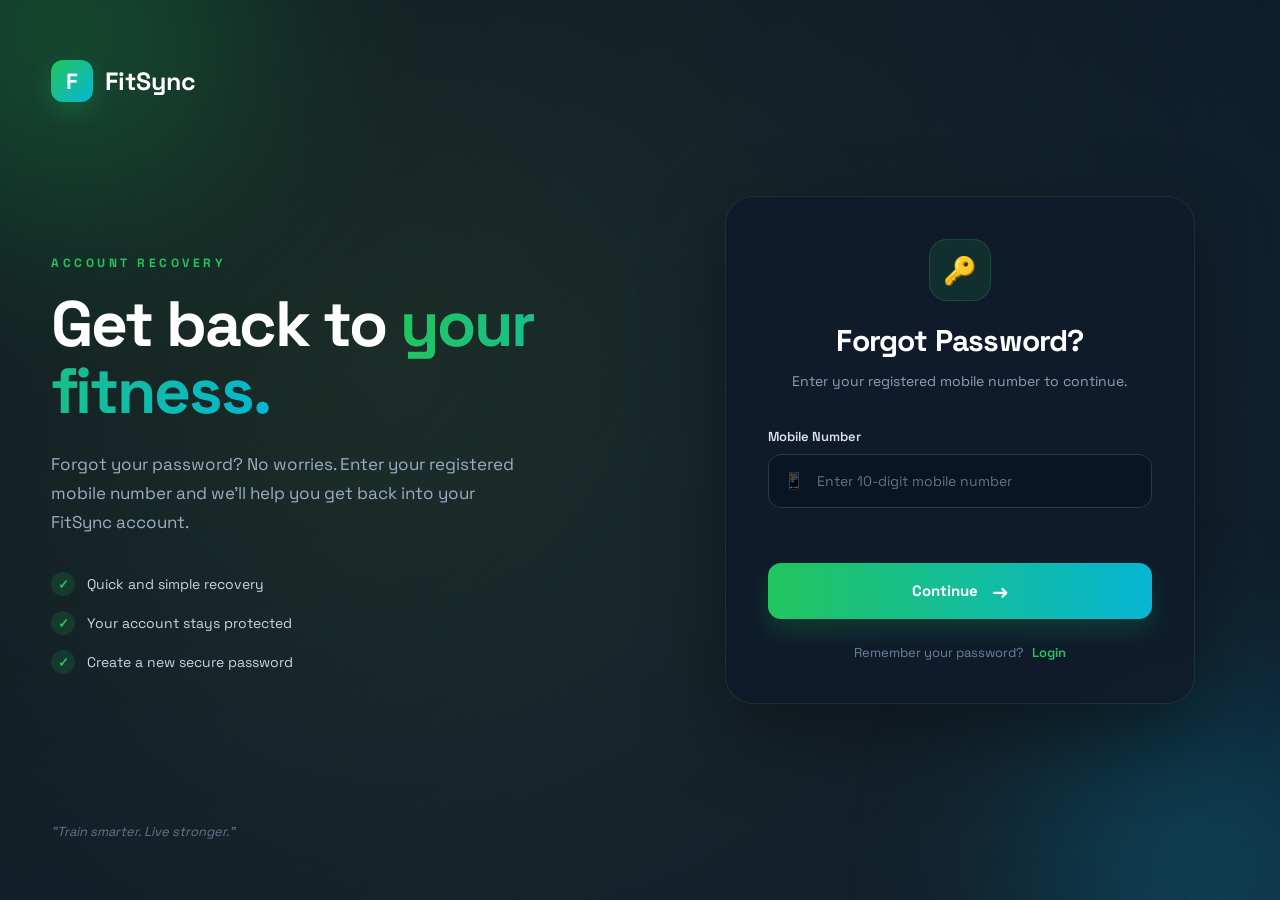
<file: FitSync.API/wwwroot/forgotpassword.html>
<!DOCTYPE html>
<html lang="en">

<head>

    <meta charset="UTF-8">

    <meta name="viewport"
          content="width=device-width, initial-scale=1.0">

    <title>Forgot Password | FitSync</title>

    <link rel="stylesheet"
          href="css/forgotpassword.css">

    <link rel="stylesheet"
          href="css/theme.css">

    <link rel="stylesheet"
          href="css/notification.css">
</head>


<body>

    <!-- BACKGROUND -->

    <div class="background-shape shape-one"></div>
    <div class="background-shape shape-two"></div>


    <!-- MAIN CONTAINER -->

    <main class="page-container">


        <!-- LEFT SIDE -->

        <section class="info-section">

            <div class="brand">

                <div class="brand-icon">
                    F
                </div>

                <span>
                    FitSync
                </span>

            </div>


            <div class="info-content">

                <span class="small-title">
                    ACCOUNT RECOVERY
                </span>

                <h1>
                    Get back to
                    <span>your fitness.</span>
                </h1>

                <p>
                    Forgot your password? No worries.
                    Enter your registered mobile number
                    and we'll help you get back into your
                    FitSync account.
                </p>


                <div class="recovery-points">

                    <div class="recovery-item">

                        <div class="icon">
                            ✓
                        </div>

                        <span>
                            Quick and simple recovery
                        </span>

                    </div>


                    <div class="recovery-item">

                        <div class="icon">
                            ✓
                        </div>

                        <span>
                            Your account stays protected
                        </span>

                    </div>


                    <div class="recovery-item">

                        <div class="icon">
                            ✓
                        </div>

                        <span>
                            Create a new secure password
                        </span>

                    </div>

                </div>

            </div>


            <div class="quote">

                "Train smarter. Live stronger."

            </div>

        </section>



        <!-- RIGHT SIDE -->

        <section class="form-section">

            <div class="forgot-card">


                <!-- HEADER -->

                <div class="card-header">

                    <div class="mobile-logo">
                        FitSync
                    </div>


                    <div class="recovery-icon">
                        🔑
                    </div>


                    <h2>
                        Forgot Password?
                    </h2>


                    <p>
                        Enter your registered mobile number
                        to continue.
                    </p>

                </div>



                <!-- FORM -->

                <form id="forgotPasswordForm">


                    <!-- MOBILE NUMBER -->

                    <div class="input-group">

                        <label for="phoneNumber">
                            Mobile Number
                        </label>


                        <div class="input-wrapper">

                            <span class="input-icon">
                                📱
                            </span>


                            <input type="tel"
                                   id="phoneNumber"
                                   placeholder="Enter 10-digit mobile number"
                                   maxlength="10"
                                   autocomplete="tel"
                                   required>

                        </div>

                    </div>



                    <!-- MESSAGE -->

                    <p id="message"
                       class="message">
                    </p>



                    <!-- CONTINUE BUTTON -->

                    <button type="submit"
                            id="continueButton"
                            class="continue-button">

                        <span>
                            Continue
                        </span>

                        <span class="arrow">
                            →
                        </span>

                    </button>


                </form>



                <!-- LOGIN -->

                <div class="login-link">

                    <span>
                        Remember your password?
                    </span>

                    <a href="login.html">
                        Login
                    </a>

                </div>


            </div>

        </section>

    </main>


    <script src="js/notification.js"></script>
    <script src="js/forgotpassword.js"></script>

</body>

</html>
</file>
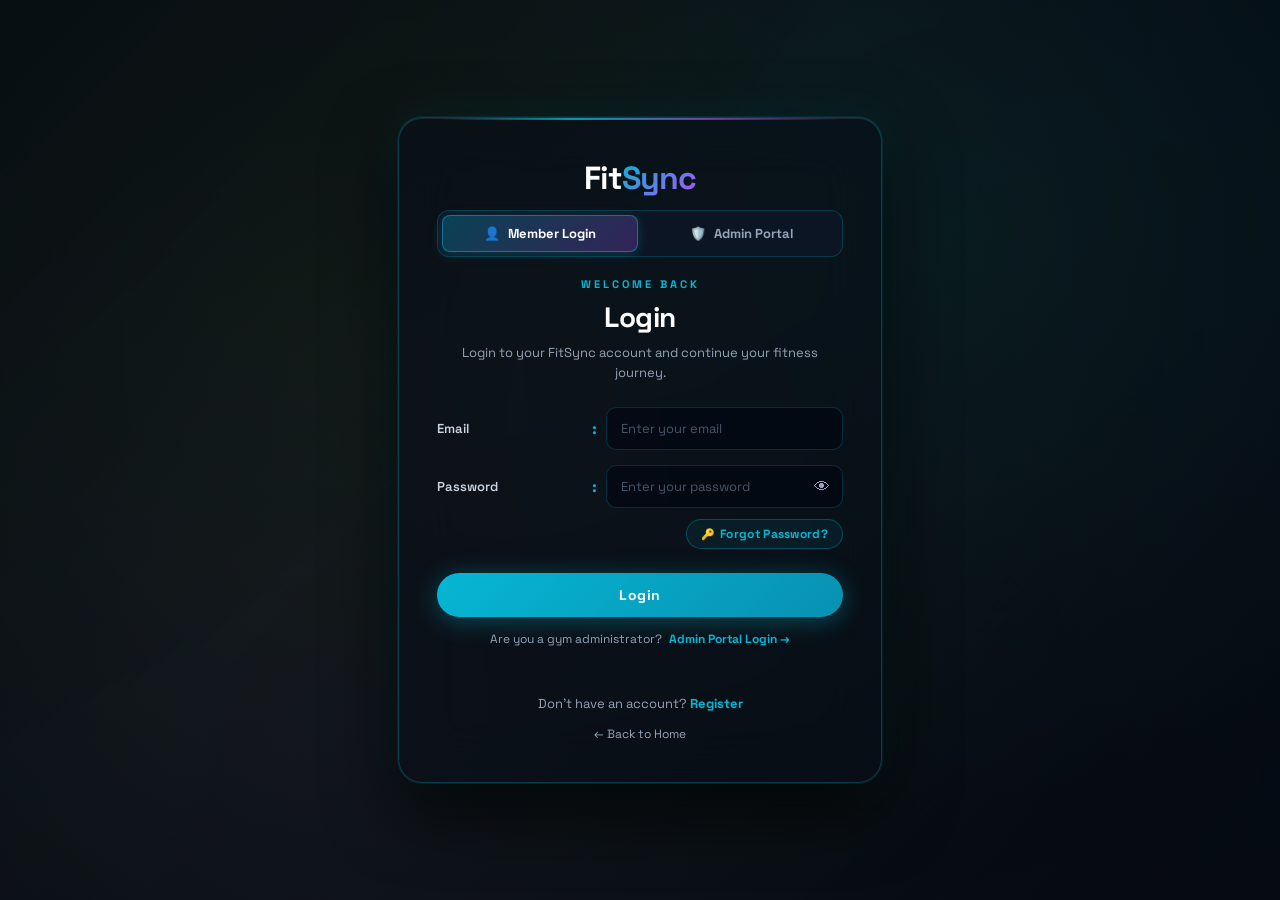
<file: FitSync.API/wwwroot/login.html>
<!DOCTYPE html>
<html lang="en">
<head>
    <meta charset="UTF-8">
    <meta name="viewport" content="width=device-width, initial-scale=1.0">
    <title>FitSync | Login</title>
    <meta name="description" content="Login to your FitSync account and continue your fitness journey.">
    <link rel="stylesheet" href="css/auth.css">
    <link rel="stylesheet" href="css/theme.css">
    <link rel="stylesheet" href="css/notification.css">
</head>
<body>

<!-- ======== FULL-SCREEN GYM VIDEO BACKGROUND ======== -->
<video id="gymBgVideo" autoplay muted loop playsinline preload="auto" aria-hidden="true">
    <!-- Gym workout footage — Wikimedia Commons (CC licensed) -->
    <source src="https://upload.wikimedia.org/wikipedia/commons/8/83/Muscle_Strengthening_at_the_Gym_-_Seated_Leg_Press.webm" type="video/webm">
    <source src="https://upload.wikimedia.org/wikipedia/commons/e/eb/Half_rack_resistance_exercise_workout.webm" type="video/webm">
</video>
<script>
    const bgVideo = document.getElementById('gymBgVideo');
    if (bgVideo) bgVideo.playbackRate = 1.4; // faster playback
</script>
<!-- ======== CENTERED FORM ======== -->
<div class="auth-container">
    <div class="auth-card">

        <a href="index.html" class="auth-logo" style="display:block; text-decoration:none;">Fit<span>Sync</span></a>

        <!-- ROLE SWITCHER TABS -->
        <div class="auth-role-tabs" id="roleTabs">
            <button type="button" class="role-tab active" id="tabMember" onclick="setLoginRole('user')">
                <span>👤</span> Member Login
            </button>
            <button type="button" class="role-tab" id="tabAdmin" onclick="setLoginRole('admin')">
                <span>🛡️</span> Admin Portal
            </button>
        </div>

        <p class="auth-small-title" id="authSubtitle">WELCOME BACK</p>
        <h1 id="authTitle">Login</h1>
        <p class="auth-description" id="authDescription">Login to your FitSync account and continue your fitness journey.</p>

        <form id="loginForm">

            <div class="form-row">
                <label for="loginEmail" id="emailLabel">Email</label>
                <span>:</span>
                <input type="email" id="loginEmail" placeholder="Enter your email" required autocomplete="username">
            </div>

            <div class="form-row">
                <label for="loginPassword" id="passwordLabel">Password</label>
                <span>:</span>
                <div class="password-container">
                    <input type="password" id="loginPassword" placeholder="Enter your password" required autocomplete="current-password">
                    <button type="button" class="show-password" onclick="togglePassword('loginPassword', this)">👁</button>
                </div>
            </div>

            <div class="forgotpassword" id="forgotPasswordContainer">
                <a href="forgotpassword.html" id="forgotPasswordLink">Forgot Password?</a>
            </div>

            <button type="submit" class="auth-btn" id="loginBtn">Login</button>

        </form>

        <div class="role-switch-hint" id="roleSwitchHint">
            Are you a gym administrator? <a href="javascript:void(0)" onclick="setLoginRole('admin')">Admin Portal Login →</a>
        </div>

        <p id="loginMessage" class="message"></p>

        <div class="auth-footer" id="authFooter">
            Don't have an account? <a href="register.html">Register</a>
        </div>

        <a href="index.html" class="back-home">← Back to Home</a>

    </div>
</div>

<script src="js/theme.js"></script>
<script src="js/notification.js"></script>
<script src="js/auth.js?v=4"></script>
<script>
  window.currentLoginRole = 'user';

  function setLoginRole(role) {
    window.currentLoginRole = role;
    const tabMember = document.getElementById('tabMember');
    const tabAdmin = document.getElementById('tabAdmin');
    const authSubtitle = document.getElementById('authSubtitle');
    const authTitle = document.getElementById('authTitle');
    const authDescription = document.getElementById('authDescription');
    const emailField = document.getElementById('loginEmail');
    const passwordField = document.getElementById('loginPassword');
    const loginBtn = document.getElementById('loginBtn');
    const roleSwitchHint = document.getElementById('roleSwitchHint');
    const authCard = document.querySelector('.auth-card');

    // NEVER pre-fill credentials: clear them so user enters them explicitly
    if (emailField) emailField.value = '';
    if (passwordField) passwordField.value = '';

    if (role === 'admin') {
      if (tabMember) tabMember.classList.remove('active');
      if (tabAdmin) tabAdmin.classList.add('active');
      if (authSubtitle) {
        authSubtitle.textContent = '🛡️ FITSYNC MANAGEMENT';
        authSubtitle.style.color = '#fb7185';
      }
      if (authTitle) authTitle.textContent = 'Admin Portal Login';
      if (authDescription) {
        authDescription.textContent = 'Please enter your administrator credentials to access the management portal.';
      }
      if (emailField) {
        emailField.placeholder = 'Enter admin email (e.g. admin@fitsync.com)';
        emailField.focus();
      }
      if (passwordField) {
        passwordField.placeholder = 'Enter admin password';
      }
      if (loginBtn) {
        loginBtn.textContent = 'Login as Admin';
        loginBtn.style.background = 'linear-gradient(135deg, #f43f5e 0%, #e11d48 50%, #7c3aed 100%)';
        loginBtn.style.boxShadow = '0 4px 24px rgba(244, 63, 94, 0.4)';
      }
      if (roleSwitchHint) {
        roleSwitchHint.innerHTML = 'Standard fitness member? <a href="javascript:void(0)" onclick="setLoginRole(\'user\')">← Switch to Member Login</a>';
      }
      if (authCard) authCard.classList.add('admin-mode');
    } else {
      if (tabMember) tabMember.classList.add('active');
      if (tabAdmin) tabAdmin.classList.remove('active');
      if (authSubtitle) {
        authSubtitle.textContent = 'WELCOME BACK';
        authSubtitle.style.color = '';
      }
      if (authTitle) authTitle.textContent = 'Login';
      if (authDescription) {
        authDescription.textContent = 'Login to your FitSync account and continue your fitness journey.';
      }
      if (emailField) {
        emailField.placeholder = 'Enter your email';
        emailField.focus();
      }
      if (passwordField) {
        passwordField.placeholder = 'Enter your password';
      }
      if (loginBtn) {
        loginBtn.textContent = 'Login';
        loginBtn.style.background = '';
        loginBtn.style.boxShadow = '';
      }
      if (roleSwitchHint) {
        roleSwitchHint.innerHTML = 'Are you a gym administrator? <a href="javascript:void(0)" onclick="setLoginRole(\'admin\')">Admin Portal Login →</a>';
      }
      if (authCard) authCard.classList.remove('admin-mode');
    }
  }

  // Handle URL query ?role=admin
  document.addEventListener('DOMContentLoaded', () => {
    const urlParams = new URLSearchParams(window.location.search);
    if (urlParams.get('role') === 'admin') {
      setLoginRole('admin');
    }
  });
</script>

</body>
</html>
</file>
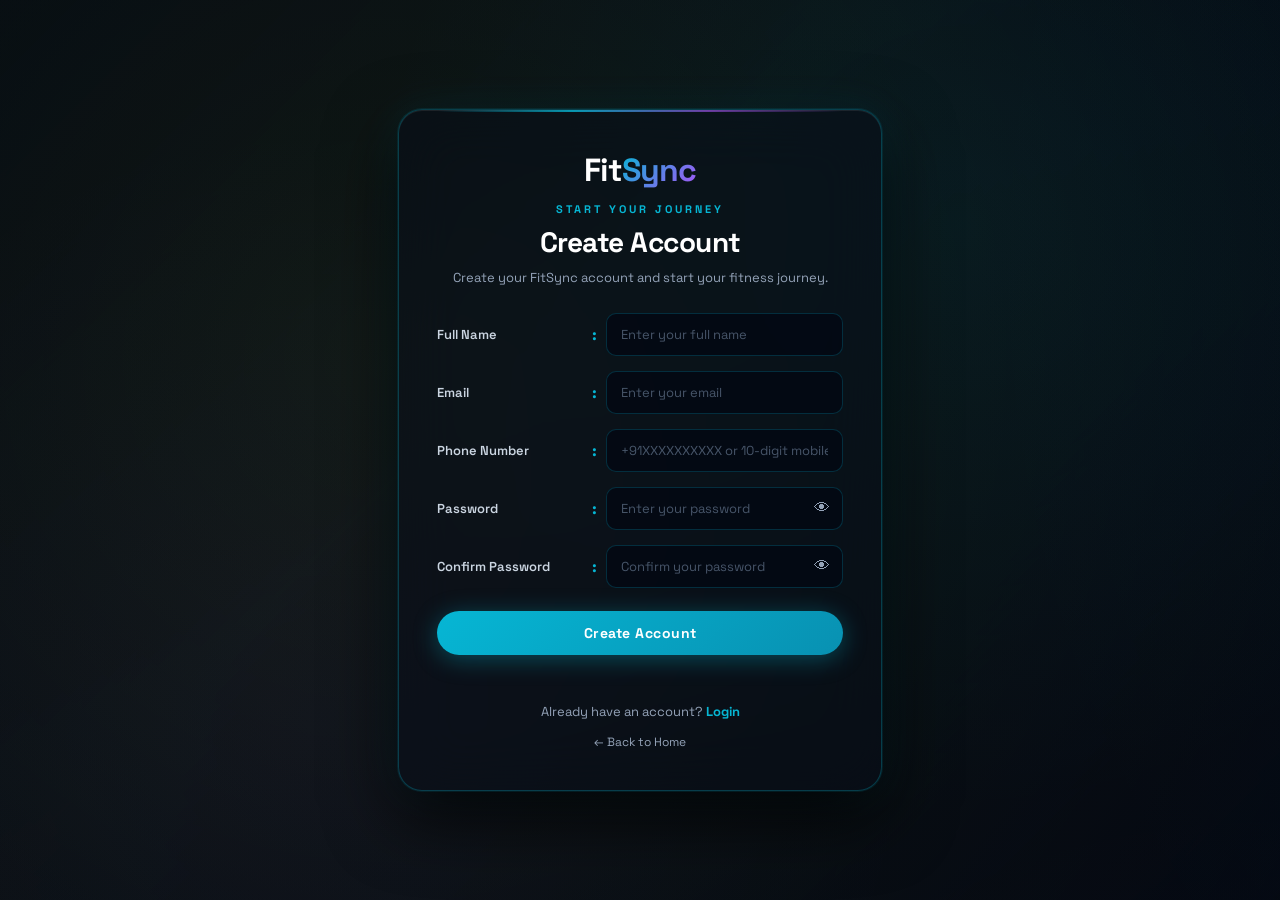
<file: FitSync.API/wwwroot/register.html>
<!DOCTYPE html>
<html lang="en">

<head>
    <meta charset="UTF-8">
    <meta name="viewport" content="width=device-width, initial-scale=1.0">
    <title>FitSync | Register</title>
    <meta name="description" content="Create your FitSync account and start your fitness journey today.">

    <link rel="stylesheet" href="css/auth.css">
    <link rel="stylesheet" href="css/theme.css">
    <link rel="stylesheet" href="css/notification.css">

</head>

<body>

<!-- ======== FULL-SCREEN GYM VIDEO BACKGROUND ======== -->
<video id="gymBgVideo" autoplay muted loop playsinline preload="auto" aria-hidden="true">
    <!-- Gym workout footage — Wikimedia Commons (CC licensed) -->
    <source src="https://upload.wikimedia.org/wikipedia/commons/8/83/Muscle_Strengthening_at_the_Gym_-_Seated_Leg_Press.webm" type="video/webm">
    <source src="https://upload.wikimedia.org/wikipedia/commons/e/eb/Half_rack_resistance_exercise_workout.webm" type="video/webm">
</video>

<!-- ======== CENTERED FORM ======== -->
<div class="auth-container">

    <div class="auth-card">

        <a href="index.html" class="auth-logo" style="display:block; text-decoration:none;">
            Fit<span>Sync</span>
        </a>

        <p class="auth-small-title">START YOUR JOURNEY</p>

        <h1>Create Account</h1>

        <p class="auth-description">
            Create your FitSync account and start your fitness journey.
        </p>

        <form id="registerForm">

            <!-- Full Name -->
            <div class="form-row">
                <label for="fullName">Full Name</label>
                <span>:</span>
                <input type="text" id="fullName" placeholder="Enter your full name" required>
            </div>

            <!-- Email -->
            <div class="form-row">
                <label for="email">Email</label>
                <span>:</span>
                <input type="email" id="email" placeholder="Enter your email" required>
            </div>

            <!-- Phone Number -->
            <div class="form-row">
                <label for="phoneNumber">Phone Number</label>
                <span>:</span>
                <input type="tel" id="phoneNumber" placeholder="+91XXXXXXXXXX or 10-digit mobile number" inputmode="tel" maxlength="13" required>
            </div>


            <!-- Password -->
            <div class="form-row">
                <label for="password">Password</label>
                <span>:</span>
                <div class="password-container">
                    <input type="password" id="password" placeholder="Enter your password" required>
                    <button type="button" class="show-password" onclick="togglePassword('password', this)">
                        👁
                    </button>
                </div>
            </div>

            <!-- Confirm Password -->
            <div class="form-row">
                <label for="confirmPassword">Confirm Password</label>
                <span>:</span>
                <div class="password-container">
                    <input type="password" id="confirmPassword" placeholder="Confirm your password" required>
                    <button type="button" class="show-password" onclick="togglePassword('confirmPassword', this)">
                        👁
                    </button>
                </div>
            </div>

            <!-- Register Button -->
            <button type="submit" class="auth-btn">
                Create Account
            </button>

        </form>

        <p id="registerMessage" class="message"></p>

        <div class="auth-footer">
            Already have an account?
            <a href="login.html">Login</a>
        </div>

        <a href="index.html" class="back-home">
            ← Back to Home
        </a>

    </div>

</div>

<!-- JavaScript -->
<script src="js/theme.js"></script>
<script src="js/notification.js"></script>
<script src="js/auth.js?v=6"></script>

</body>

</html>
</file>
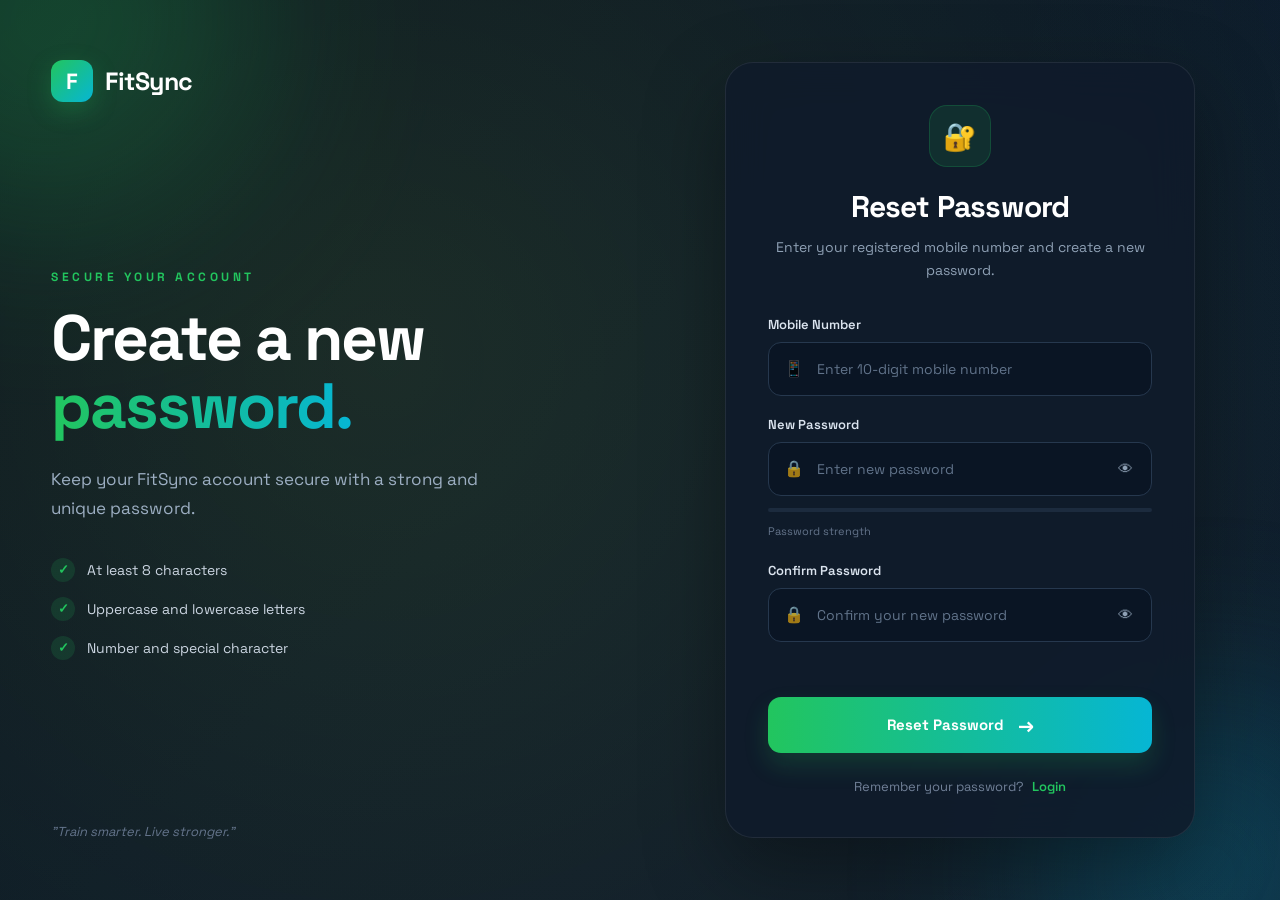
<file: FitSync.API/wwwroot/resetpassword.html>
<!DOCTYPE html>
<html lang="en">

<head>

    <meta charset="UTF-8">

    <meta name="viewport"
          content="width=device-width, initial-scale=1.0">

    <title>Reset Password | FitSync</title>

    <link rel="stylesheet"
          href="css/resetpassword.css">

    <link rel="stylesheet"
          href="css/theme.css">

    <link rel="stylesheet"
          href="css/notification.css">
</head>


<body>

    <!-- BACKGROUND -->

    <div class="background-shape shape-one"></div>
    <div class="background-shape shape-two"></div>


    <!-- MAIN CONTAINER -->

    <main class="page-container">


        <!-- LEFT SIDE -->

        <section class="info-section">

            <div class="brand">

                <div class="brand-icon">
                    F
                </div>

                <span>
                    FitSync
                </span>

            </div>


            <div class="info-content">

                <span class="small-title">
                    SECURE YOUR ACCOUNT
                </span>

                <h1>
                    Create a new
                    <span>password.</span>
                </h1>

                <p>
                    Keep your FitSync account secure with a
                    strong and unique password.
                </p>


                <div class="security-points">

                    <div class="security-item">

                        <div class="check">
                            ✓
                        </div>

                        <span>
                            At least 8 characters
                        </span>

                    </div>


                    <div class="security-item">

                        <div class="check">
                            ✓
                        </div>

                        <span>
                            Uppercase and lowercase letters
                        </span>

                    </div>


                    <div class="security-item">

                        <div class="check">
                            ✓
                        </div>

                        <span>
                            Number and special character
                        </span>

                    </div>

                </div>

            </div>


            <div class="quote">

                <span>
                    "Train smarter. Live stronger."
                </span>

            </div>

        </section>



        <!-- RIGHT SIDE -->

        <section class="form-section">

            <div class="reset-card">


                <!-- CARD HEADER -->

                <div class="card-header">

                    <div class="mobile-logo">
                        FitSync
                    </div>

                    <div class="lock-icon">
                        🔐
                    </div>

                    <h2>
                        Reset Password
                    </h2>

                    <p>
                        Enter your registered mobile number
                        and create a new password.
                    </p>

                </div>



                <!-- FORM -->

                <form id="resetPasswordForm">


                    <!-- MOBILE NUMBER -->

                    <div class="input-group">

                        <label for="phoneNumber">
                            Mobile Number
                        </label>

                        <div class="input-wrapper">

                            <span class="input-icon">
                                📱
                            </span>

                            <input type="tel"
                                   id="phoneNumber"
                                   placeholder="Enter 10-digit mobile number"
                                   maxlength="10"
                                   autocomplete="tel"
                                   required>

                        </div>

                    </div>



                    <!-- NEW PASSWORD -->

                    <div class="input-group">

                        <div class="label-row">

                            <label for="newPassword">
                                New Password
                            </label>

                        </div>


                        <div class="input-wrapper">

                            <span class="input-icon">
                                🔒
                            </span>

                            <input type="password"
                                   id="newPassword"
                                   placeholder="Enter new password"
                                   autocomplete="new-password"
                                   required>

                            <button type="button"
                                    id="newPasswordEye"
                                    class="eye-button"
                                    aria-label="Show password">

                                👁

                            </button>

                        </div>

                    </div>



                    <!-- PASSWORD STRENGTH -->

                    <div class="password-strength">

                        <div class="strength-bar">

                            <span id="strengthBar"></span>

                        </div>

                        <span id="strengthText">
                            Password strength
                        </span>

                    </div>



                    <!-- CONFIRM PASSWORD -->

                    <div class="input-group">

                        <label for="confirmPassword">
                            Confirm Password
                        </label>


                        <div class="input-wrapper">

                            <span class="input-icon">
                                🔒
                            </span>

                            <input type="password"
                                   id="confirmPassword"
                                   placeholder="Confirm your new password"
                                   autocomplete="new-password"
                                   required>

                            <button type="button"
                                    id="confirmPasswordEye"
                                    class="eye-button"
                                    aria-label="Show password">

                                👁

                            </button>

                        </div>

                    </div>



                    <!-- MESSAGE -->

                    <p id="message"
                       class="message">
                    </p>



                    <!-- BUTTON -->

                    <button type="submit"
                            id="resetButton"
                            class="reset-button">

                        <span>
                            Reset Password
                        </span>

                        <span class="arrow">
                            →
                        </span>

                    </button>


                </form>



                <!-- LOGIN -->

                <div class="login-link">

                    <span>
                        Remember your password?
                    </span>

                    <a href="login.html">
                        Login
                    </a>

                </div>


            </div>

        </section>

    </main>


    <script src="js/notification.js"></script>
    <script src="js/resetpassword.js"></script>

</body>

</html>
</file>
<file: FitSync.API/wwwroot/css/forgotpassword.css>
﻿/* =========================================
   FITSYNC - FORGOT PASSWORD
   ========================================= */

* {
    margin: 0;
    padding: 0;
    box-sizing: border-box;
}


body {
    min-height: 100vh;
    font-family: Inter, "Segoe UI", Arial, sans-serif;
    background: linear-gradient( 135deg, #07111f 0%, #0b1728 45%, #101b2d 100% );
    color: #ffffff;
    overflow-x: hidden;
}



/* =========================================
   BACKGROUND
   ========================================= */

.background-shape {
    position: fixed;
    border-radius: 50%;
    filter: blur(100px);
    opacity: 0.25;
    pointer-events: none;
}


.shape-one {
    width: 400px;
    height: 400px;
    background: #22c55e;
    top: -180px;
    left: -150px;
}


.shape-two {
    width: 350px;
    height: 350px;
    background: #06b6d4;
    bottom: -150px;
    right: -100px;
}



/* =========================================
   MAIN
   ========================================= */

.page-container {
    min-height: 100vh;
    display: grid;
    grid-template-columns: 1fr 1fr;
    position: relative;
    z-index: 1;
}



/* =========================================
   LEFT SECTION
   ========================================= */

.info-section {
    padding: 60px 8%;
    display: flex;
    flex-direction: column;
    justify-content: space-between;
}


.brand {
    display: flex;
    align-items: center;
    gap: 12px;
    font-size: 25px;
    font-weight: 800;
}


.brand-icon {
    width: 42px;
    height: 42px;
    display: flex;
    align-items: center;
    justify-content: center;
    border-radius: 12px;
    background: linear-gradient( 135deg, #22c55e, #06b6d4 );
    font-size: 22px;
    font-weight: 900;
    box-shadow: 0 8px 25px rgba(34, 197, 94, 0.25);
}



/* =========================================
   INFO CONTENT
   ========================================= */

.info-content {
    max-width: 550px;
}


.small-title {
    display: inline-block;
    margin-bottom: 20px;
    font-size: 12px;
    font-weight: 700;
    letter-spacing: 2px;
    color: #22c55e;
}


.info-content h1 {
    font-size: clamp(42px, 5vw, 68px);
    line-height: 1.05;
    letter-spacing: -2px;
    margin-bottom: 25px;
}


    .info-content h1 span {
        background: linear-gradient( 90deg, #22c55e, #06b6d4 );
        -webkit-background-clip: text;
        -webkit-text-fill-color: transparent;
    }


.info-content p {
    color: #9caec2;
    font-size: 17px;
    line-height: 1.7;
    max-width: 470px;
    margin-bottom: 35px;
}



/* =========================================
   RECOVERY POINTS
   ========================================= */

.recovery-points {
    display: flex;
    flex-direction: column;
    gap: 15px;
}


.recovery-item {
    display: flex;
    align-items: center;
    gap: 12px;
    color: #cbd5e1;
    font-size: 14px;
}


.icon {
    width: 24px;
    height: 24px;
    border-radius: 50%;
    display: flex;
    align-items: center;
    justify-content: center;
    background: rgba(34, 197, 94, 0.15);
    color: #22c55e;
    font-size: 13px;
    font-weight: bold;
}


.quote {
    color: #64748b;
    font-size: 13px;
    font-style: italic;
}



/* =========================================
   FORM SECTION
   ========================================= */

.form-section {
    display: flex;
    align-items: center;
    justify-content: center;
    padding: 40px 8%;
}



/* =========================================
   CARD
   ========================================= */

.forgot-card {
    width: 100%;
    max-width: 470px;
    padding: 42px;
    border-radius: 28px;
    background: rgba(15, 27, 43, 0.88);
    border: 1px solid rgba(255, 255, 255, 0.08);
    box-shadow: 0 30px 80px rgba(0, 0, 0, 0.35);
    backdrop-filter: blur(20px);
}



/* =========================================
   HEADER
   ========================================= */

.card-header {
    text-align: center;
    margin-bottom: 35px;
}


.mobile-logo {
    display: none;
}


.recovery-icon {
    width: 62px;
    height: 62px;
    margin: 0 auto 20px;
    display: flex;
    align-items: center;
    justify-content: center;
    border-radius: 18px;
    background: rgba(34, 197, 94, 0.12);
    border: 1px solid rgba(34, 197, 94, 0.2);
    font-size: 27px;
}


.card-header h2 {
    font-size: 30px;
    margin-bottom: 10px;
    letter-spacing: -0.8px;
}


.card-header p {
    color: #8fa1b5;
    font-size: 14px;
    line-height: 1.6;
}



/* =========================================
   INPUT
   ========================================= */

.input-group {
    margin-bottom: 20px;
}


    .input-group label {
        display: block;
        margin-bottom: 9px;
        color: #dbe4ef;
        font-size: 13px;
        font-weight: 600;
    }


.input-wrapper {
    position: relative;
    display: flex;
    align-items: center;
}


    .input-wrapper input {
        width: 100%;
        height: 54px;
        padding: 0 18px 0 48px;
        border-radius: 13px;
        border: 1px solid #26384e;
        background: #0a1524;
        color: #ffffff;
        outline: none;
        font-size: 14px;
        transition: 0.25s ease;
    }


        .input-wrapper input::placeholder {
            color: #61738a;
        }


        .input-wrapper input:focus {
            border-color: #22c55e;
            box-shadow: 0 0 0 3px rgba(34, 197, 94, 0.1);
        }


.input-icon {
    position: absolute;
    left: 16px;
    z-index: 2;
    font-size: 16px;
    opacity: 0.7;
}



/* =========================================
   MESSAGE
   ========================================= */

.message {
    min-height: 20px;
    margin: 5px 0 15px;
    text-align: center;
    font-size: 13px;
    line-height: 1.4;
}



/* =========================================
   CONTINUE BUTTON
   ========================================= */

.continue-button {
    width: 100%;
    height: 56px;
    display: flex;
    align-items: center;
    justify-content: center;
    gap: 14px;
    border: none;
    border-radius: 13px;
    background: linear-gradient( 90deg, #22c55e, #06b6d4 );
    color: #ffffff;
    font-size: 15px;
    font-weight: 700;
    cursor: pointer;
    box-shadow: 0 12px 25px rgba(34, 197, 94, 0.18);
    transition: transform 0.2s ease, box-shadow 0.2s ease, opacity 0.2s ease;
}


    .continue-button:hover {
        transform: translateY(-2px);
        box-shadow: 0 16px 32px rgba(34, 197, 94, 0.25);
    }


    .continue-button:active {
        transform: translateY(0);
    }


    .continue-button:disabled {
        opacity: 0.6;
        cursor: not-allowed;
        transform: none;
    }


.arrow {
    font-size: 20px;
    transition: 0.2s;
}


.continue-button:hover .arrow {
    transform: translateX(4px);
}



/* =========================================
   LOGIN
   ========================================= */

.login-link {
    margin-top: 25px;
    text-align: center;
    font-size: 13px;
    color: #718198;
}


    .login-link a {
        margin-left: 5px;
        color: #22c55e;
        font-weight: 600;
        text-decoration: none;
    }


        .login-link a:hover {
            color: #06b6d4;
            text-decoration: underline;
        }



/* =========================================
   RESPONSIVE
   ========================================= */

@media (max-width: 900px) {

    .page-container {
        grid-template-columns: 1fr;
    }


    .info-section {
        display: none;
    }


    .form-section {
        min-height: 100vh;
        padding: 30px 20px;
    }


    .forgot-card {
        max-width: 500px;
    }


    .mobile-logo {
        display: block;
        margin-bottom: 25px;
        font-size: 24px;
        font-weight: 800;
        background: linear-gradient( 90deg, #22c55e, #06b6d4 );
        -webkit-background-clip: text;
        -webkit-text-fill-color: transparent;
    }
}


@media (max-width: 500px) {

    .form-section {
        padding: 20px 15px;
    }


    .forgot-card {
        padding: 30px 22px;
        border-radius: 22px;
    }


    .card-header h2 {
        font-size: 26px;
    }


    .card-header p {
        font-size: 13px;
    }
}
</file>
<file: FitSync.API/wwwroot/css/theme.css>
/* =========================================================
   FITSYNC — CULT-STYLE THEME LAYER
   Loaded AFTER each page's own stylesheet. Adds the bold,
   high-energy "black facade + aurora glow" visual language
   without touching page structure or existing selectors.
========================================================= */

@import url('https://fonts.googleapis.com/css2?family=Space+Grotesk:wght@500;700;800&display=swap');

:root {
    --fs-accent: #b8ff3d;
    --fs-accent-2: #21e6c1;
    --fs-accent-3: #ff5d73;
    --fs-black: #06080a;
}


/* =========================================================
   TYPOGRAPHY
   Bold, condensed, energetic — used across every page.
========================================================= */

body,
button,
input,
select,
textarea {
    font-family: 'Space Grotesk', Arial, Helvetica, sans-serif !important;
}

h1, h2, h3 {
    font-weight: 800 !important;
    letter-spacing: -1px;
}

.small-title,
.welcome-text {
    font-weight: 800 !important;
    letter-spacing: 3.5px !important;
}


/* =========================================================
   AURORA BACKGROUND
   cult.fit's own design language is literally called
   "Aurora" — soft moving color blobs against a black
   facade. Rendered on body::before so it sits behind
   every page's existing content with zero markup changes.
========================================================= */

body {
    position: relative;
}

body::before {
    content: "";
    position: fixed;
    inset: 0;
    z-index: 0;
    pointer-events: none;
    background:
        radial-gradient(circle at 15% 20%, rgba(184, 255, 61, 0.10), transparent 40%),
        radial-gradient(circle at 85% 15%, rgba(33, 230, 193, 0.08), transparent 45%),
        radial-gradient(circle at 50% 90%, rgba(255, 93, 115, 0.06), transparent 40%);
    background-size: 200% 200%;
    animation: fsAurora 22s ease-in-out infinite;
}

@keyframes fsAurora {
    0%   { background-position: 0% 0%, 100% 0%, 50% 100%; }
    50%  { background-position: 30% 30%, 70% 40%, 40% 70%; }
    100% { background-position: 0% 0%, 100% 0%, 50% 100%; }
}

/* Everything else needs to render above the aurora layer */
.navbar,
.hero,
main,
section,
footer,
.dashboard-container {
    position: relative;
    z-index: 1;
}


/* =========================================================
   STICKY NAVBAR — Premium Design
   Applies across all pages
========================================================= */

.navbar {
    position: sticky !important;
    top: 0;
    z-index: 100 !important;
    width: 100%;
    height: 72px !important;
    backdrop-filter: blur(20px) !important;
    -webkit-backdrop-filter: blur(20px) !important;
    background: rgba(6, 8, 10, 0.88) !important;
    border-bottom: 1px solid rgba(6, 182, 212, 0.12) !important;
    display: flex !important;
    align-items: center !important;
    padding: 0 48px !important;
    transition: box-shadow 0.3s ease, border-color 0.3s ease !important;
}

    .navbar.fs-scrolled {
        box-shadow: 0 4px 32px rgba(0, 0, 0, 0.45) !important;
        border-bottom-color: rgba(6, 182, 212, 0.22) !important;
    }

/* ─── Logo ─── */
.navbar .logo,
.logo {
    font-size: 26px !important;
    font-weight: 900 !important;
    letter-spacing: -1px !important;
    text-decoration: none !important;
    margin-right: 52px !important;
    color: #f0f6fc !important;
    position: relative;
    white-space: nowrap;
}

    .navbar .logo span,
    .logo span {
        background: linear-gradient(135deg, #06b6d4, #b8ff3d) !important;
        -webkit-background-clip: text !important;
        -webkit-text-fill-color: transparent !important;
        background-clip: text !important;
    }

/* Logo dot-accent */
.navbar .logo::after {
    content: "";
    position: absolute;
    bottom: 4px;
    right: -6px;
    width: 6px;
    height: 6px;
    border-radius: 50%;
    background: #06b6d4;
    box-shadow: 0 0 8px #06b6d4;
}

/* ─── Nav Links ─── */
.navbar nav {
    display: flex !important;
    align-items: center !important;
    gap: 4px !important;
    flex: 1 !important;
}

.navbar nav a {
    position: relative;
    color: rgba(240, 246, 252, 0.6) !important;
    text-decoration: none !important;
    font-size: 13.5px !important;
    font-weight: 600 !important;
    padding: 6px 14px !important;
    border-radius: 8px !important;
    letter-spacing: 0.3px !important;
    transition: color 0.22s ease, background 0.22s ease !important;
}

    .navbar nav a:hover {
        color: #f0f6fc !important;
        background: rgba(255, 255, 255, 0.07) !important;
    }

    .navbar nav a.active {
        color: #06b6d4 !important;
        background: rgba(6, 182, 212, 0.1) !important;
    }

    /* Animated underline indicator */
    .navbar nav a::after {
        content: "";
        position: absolute;
        bottom: 2px;
        left: 50%;
        transform: translateX(-50%) scaleX(0);
        width: 60%;
        height: 2px;
        border-radius: 2px;
        background: linear-gradient(90deg, #06b6d4, #b8ff3d);
        transition: transform 0.25s cubic-bezier(0.22, 1, 0.36, 1);
    }

    .navbar nav a.active::after,
    .navbar nav a:hover::after {
        transform: translateX(-50%) scaleX(1);
    }

/* ─── Logout / CTA Button ─── */
.logout-btn {
    margin-left: auto !important;
    background: linear-gradient(135deg, #06b6d4, #0891b2) !important;
    color: #ffffff !important;
    border: none !important;
    border-radius: 9px !important;
    padding: 9px 22px !important;
    font-size: 13px !important;
    font-weight: 700 !important;
    letter-spacing: 0.4px !important;
    cursor: pointer !important;
    transition: transform 0.2s ease, box-shadow 0.2s ease, opacity 0.2s ease !important;
    box-shadow: 0 4px 16px rgba(6, 182, 212, 0.28) !important;
    white-space: nowrap !important;
}

    .logout-btn:hover {
        transform: translateY(-1px) !important;
        box-shadow: 0 6px 24px rgba(6, 182, 212, 0.42) !important;
        opacity: 0.93 !important;
    }

    .logout-btn:active {
        transform: translateY(0) !important;
    }


/* =========================================================
   BADGE / PILL UTILITY
   Used for stat chips, workout tags, trainer specialties.
========================================================= */

.workout-info span,
.class-info span,
.trainer-spec {
    text-transform: uppercase;
    font-weight: 700 !important;
}


/* =========================================================
   BUTTON GLOW
   Adds Cult's punchy hover-glow on primary actions without
   changing size, radius, or layout of existing buttons.
========================================================= */

.primary-btn,
.login-btn,
.class-btn,
.view-slots-btn,
.subscribe-btn,
.book-slot-btn,
.complete-btn,
#startWorkoutBtn {
    position: relative;
    transition: transform 0.25s ease, box-shadow 0.25s ease, opacity 0.25s ease !important;
}

    .primary-btn:hover,
    .login-btn:hover,
    .class-btn:hover,
    .view-slots-btn:hover,
    .subscribe-btn:hover,
    .book-slot-btn:hover,
    #startWorkoutBtn:hover {
        box-shadow: 0 0 0 3px rgba(184, 255, 61, 0.18), 0 14px 30px rgba(184, 255, 61, 0.20) !important;
    }


/* =========================================================
   CARD LIFT
   A slightly stronger hover lift across every card-style
   component, matching Cult's "high energy" interaction feel.
========================================================= */

.category-card,
.diet-card,
.progress-card,
.class-card,
.stat-card,
.trainer-card,
.plan-card {
    transition: transform 0.3s ease, border-color 0.3s ease, box-shadow 0.3s ease !important;
}


/* =========================================================
   SCROLLBAR
========================================================= */

::-webkit-scrollbar {
    width: 10px;
}

::-webkit-scrollbar-track {
    background: var(--fs-black);
}

::-webkit-scrollbar-thumb {
    background: #2a332e;
    border-radius: 10px;
}

    ::-webkit-scrollbar-thumb:hover {
        background: var(--fs-accent);
    }


/* =========================================================
   MARQUEE STRIP (Cult-style motivational ticker)
   Purely CSS + one JS-free <div> — added only where the
   page opts in via .fs-marquee, so no page is forced to
   include markup it doesn't have.
========================================================= */

.fs-marquee {
    overflow: hidden;
    white-space: nowrap;
    background: var(--fs-black);
    border-top: 1px solid rgba(255, 255, 255, 0.08);
    border-bottom: 1px solid rgba(255, 255, 255, 0.08);
    padding: 12px 0;
}

    .fs-marquee span {
        display: inline-block;
        padding-left: 100%;
        animation: fsMarquee 18s linear infinite;
        font-weight: 800;
        letter-spacing: 3px;
        font-size: 13px;
        color: var(--fs-accent);
        text-transform: uppercase;
    }

@keyframes fsMarquee {
    0%   { transform: translateX(0); }
    100% { transform: translateX(-100%); }
}


/* =========================================================
   UNIFIED ACCENTS & HOVER GLOWS
========================================================= */

.primary-btn:hover,
.login-btn:hover,
.class-btn:hover,
.view-slots-btn:hover,
.subscribe-btn:hover,
.book-slot-btn:hover,
#startWorkoutBtn:hover {
    box-shadow: 0 0 0 3px rgba(6, 182, 212, 0.25), 0 14px 30px rgba(6, 182, 212, 0.3) !important;
}


/* =========================================================
   USER MENU DROPDOWN - Premium Design
   Used on index.html for logged-in user avatar menu
========================================================= */

.user-menu {
    position: relative;
    margin-left: auto;
}

.user-btn {
    display: flex;
    align-items: center;
    gap: 10px;
    background: rgba(6, 182, 212, 0.1);
    border: 1px solid rgba(6, 182, 212, 0.25);
    border-radius: 40px;
    padding: 7px 16px 7px 9px;
    cursor: pointer;
    color: #f0f6fc;
    font-size: 13px;
    font-weight: 600;
    letter-spacing: 0.3px;
    transition: background 0.22s ease, box-shadow 0.22s ease, border-color 0.22s ease;
    white-space: nowrap;
}

.user-btn:hover {
    background: rgba(6, 182, 212, 0.18);
    border-color: rgba(6, 182, 212, 0.5);
    box-shadow: 0 4px 18px rgba(6, 182, 212, 0.2);
}

.user-dropdown {
    display: none;
    position: absolute;
    top: calc(100% + 12px);
    right: 0;
    width: 240px;
    background: rgba(16, 20, 28, 0.97);
    backdrop-filter: blur(24px);
    -webkit-backdrop-filter: blur(24px);
    border: 1px solid rgba(6, 182, 212, 0.2);
    border-radius: 14px;
    box-shadow: 0 20px 60px rgba(0, 0, 0, 0.5);
    overflow: hidden;
    animation: dropdownFadeIn 0.2s ease;
    z-index: 200;
}

.user-dropdown.show {
    display: block;
}

@keyframes dropdownFadeIn {
    from { opacity: 0; transform: translateY(-8px); }
    to   { opacity: 1; transform: translateY(0); }
}

.user-info {
    padding: 16px 18px 14px;
    border-bottom: 1px solid rgba(255, 255, 255, 0.07);
    display: flex;
    flex-direction: column;
    gap: 3px;
}

.user-info strong {
    font-size: 14px;
    font-weight: 700;
    color: #f0f6fc;
}

.user-info span {
    font-size: 12px;
    color: rgba(240, 246, 252, 0.45);
}

.user-dropdown hr {
    border: none;
    height: 1px;
    background: rgba(255, 255, 255, 0.07);
    margin: 0;
}

.user-dropdown button {
    display: block;
    width: 100%;
    padding: 11px 18px;
    text-align: left;
    background: transparent;
    border: none;
    color: rgba(240, 246, 252, 0.75);
    font-size: 13px;
    font-weight: 500;
    cursor: pointer;
    transition: background 0.18s ease, color 0.18s ease;
    letter-spacing: 0.2px;
}

.user-dropdown button:hover {
    background: rgba(6, 182, 212, 0.1);
    color: #06b6d4;
}

.user-dropdown button:last-child:hover {
    background: rgba(244, 63, 94, 0.1);
    color: #f43f5e;
}

/* =========================================================
   TRAINER RATING ROW
========================================================= */
.trainer-rating-row {
    display: flex;
    align-items: center;
    gap: 5px;
    margin-top: 4px;
}
.trainer-rating-row .stars {
    color: #f59e0b;
    font-size: 13px;
    letter-spacing: 1px;
}
.trainer-rating-row .rating-val {
    color: #f0f6fc;
    font-size: 13px;
    font-weight: 700;
}
.trainer-rating-row .rating-reviews {
    color: rgba(240,246,252,0.45);
    font-size: 11px;
}
</file>
<file: FitSync.API/wwwroot/css/notification.css>
/* =========================================================
   FITSYNC — TOAST NOTIFICATION STYLES
========================================================= */

.fitsync-toast-container {
    position: fixed;
    top: 24px;
    right: 24px;
    z-index: 999999;
    display: flex;
    flex-direction: column;
    gap: 12px;
    pointer-events: none;
    max-width: 380px;
    width: calc(100% - 48px);
}

.fitsync-toast {
    pointer-events: auto;
    display: flex;
    align-items: center;
    gap: 12px;
    padding: 14px 18px;
    background: #151b26;
    border: 1px solid rgba(255, 255, 255, 0.12);
    border-radius: 12px;
    box-shadow: 0 16px 40px rgba(0, 0, 0, 0.45);
    color: #ffffff;
    font-size: 14px;
    line-height: 1.4;
    transform: translateX(120%);
    opacity: 0;
    transition: transform 0.3s cubic-bezier(0.16, 1, 0.3, 1), opacity 0.3s ease;
}

.fitsync-toast.show {
    transform: translateX(0);
    opacity: 1;
}

.fitsync-toast.hide {
    transform: translateX(120%);
    opacity: 0;
}

.toast-icon {
    width: 28px;
    height: 28px;
    border-radius: 50%;
    display: flex;
    align-items: center;
    justify-content: center;
    font-weight: bold;
    font-size: 14px;
    flex-shrink: 0;
}

.toast-success {
    border-left: 4px solid #10b981;
}
.toast-success .toast-icon {
    background: rgba(16, 185, 129, 0.2);
    color: #10b981;
}

.toast-error {
    border-left: 4px solid #ef4444;
}
.toast-error .toast-icon {
    background: rgba(239, 68, 68, 0.2);
    color: #ef4444;
}

.toast-warning {
    border-left: 4px solid #f59e0b;
}
.toast-warning .toast-icon {
    background: rgba(245, 158, 11, 0.2);
    color: #f59e0b;
}

.toast-info {
    border-left: 4px solid #00e5ff;
}
.toast-info .toast-icon {
    background: rgba(0, 229, 255, 0.2);
    color: #00e5ff;
}

.toast-text {
    flex: 1;
    font-weight: 500;
}

.toast-close {
    background: transparent;
    border: none;
    color: #94a3b8;
    font-size: 18px;
    cursor: pointer;
    padding: 0 4px;
    line-height: 1;
    transition: color 0.2s;
}

.toast-close:hover {
    color: #ffffff;
}

@media (max-width: 600px) {
    .fitsync-toast-container {
        top: 16px;
        right: 16px;
        left: 16px;
        width: auto;
    }
}
</file>
<file: FitSync.API/wwwroot/css/auth.css>
/* =========================================
   AUTH PAGE — Cinematic Gym Video Background
   ========================================= */

@import url('https://fonts.googleapis.com/css2?family=Inter:wght@400;600;700;800;900&display=swap');

* {
    margin: 0;
    padding: 0;
    box-sizing: border-box;
}

:root {
    --auth-accent:      #06b6d4;
    --auth-accent-dark: #0891b2;
    --auth-accent2:     #a855f7;
    --auth-accent3:     #f97316;
    --auth-text:        #f0f6fc;
    --auth-text-muted:  #94a3b8;
}

/* ──────────────────────────────────────────
   KEYFRAMES
   ────────────────────────────────────────── */

@keyframes cardEntrance {
    0%   { opacity: 0; transform: translateY(24px) scale(0.97); }
    100% { opacity: 1; transform: translateY(0) scale(1); }
}

@keyframes logoPulse {
    0%, 100% { text-shadow: 0 0 20px rgba(6,182,212,.4), 0 0 40px rgba(6,182,212,.2); }
    50%      { text-shadow: 0 0 35px rgba(6,182,212,.8), 0 0 70px rgba(6,182,212,.4); }
}

@keyframes forgotGlow {
    0%, 100% { box-shadow: 0 0 0 0 rgba(6,182,212,0); }
    50%      { box-shadow: 0 0 14px 3px rgba(6,182,212,.35); }
}

/* ──────────────────────────────────────────
   BODY — transparent, video is the backdrop
   ────────────────────────────────────────── */

body {
    font-family: 'Inter', Arial, sans-serif;
    color: var(--auth-text);
    min-height: 100vh;
    display: flex;
    justify-content: center;
    align-items: center;
    position: relative;
    overflow-x: hidden;
    overflow-y: auto;
    background: #060b13;
}

/* ──────────────────────────────────────────
   FULL-SCREEN VIDEO BACKGROUND
   ────────────────────────────────────────── */

#gymBgVideo {
    position: fixed;
    top: 0;
    left: 0;
    width: 100%;
    height: 100%;
    object-fit: cover;
    z-index: 0;
    /* keep some motion blur for cinematic effect */
    filter: brightness(0.65) contrast(1.08) saturate(1.1);
}

/* Dark tinted overlay — kept light so video is visible */
#gymBgVideo + .video-overlay {
    display: none; /* overlay handled by ::after below */
}

body::after {
    content: '';
    position: fixed;
    inset: 0;
    /* gradient overlay: darker at edges, lighter in centre */
    background:
        linear-gradient(135deg,
            rgba(3, 7, 18, 0.52) 0%,
            rgba(3, 7, 18, 0.28) 40%,
            rgba(3, 7, 18, 0.52) 100%),
        radial-gradient(circle at 75% 25%, rgba(6, 182, 212, 0.10) 0%, transparent 50%),
        radial-gradient(circle at 25% 80%, rgba(168, 85, 247, 0.06) 0%, transparent 50%);
    pointer-events: none;
    z-index: 1;
}

/* ──────────────────────────────────────────
   FORM CARD — Glassmorphism centered
   ────────────────────────────────────────── */

.auth-container {
    width: 100%;
    max-width: 520px;
    padding: 24px 18px;
    position: relative;
    z-index: 20;
    margin: auto;
}

.auth-card {
    width: 100%;
    background: rgba(8, 14, 25, 0.55); /* more transparent */
    border: 1px solid rgba(6, 182, 212, 0.28);
    border-radius: 24px;
    padding: 40px 38px;
    backdrop-filter: blur(28px);
    -webkit-backdrop-filter: blur(28px);
    box-shadow:
        0 0 0 1px rgba(6, 182, 212, 0.10),
        0 25px 70px rgba(0, 0, 0, 0.85),
        0 0 45px rgba(6, 182, 212, 0.12),
        inset 0 1px 0 rgba(255, 255, 255, 0.08);
    animation: cardEntrance 0.6s cubic-bezier(0.22, 1, 0.36, 1) both;
    position: relative;
    overflow: hidden;
}

.auth-card::before {
    content: '';
    position: absolute;
    top: 0;
    left: 8%;
    right: 8%;
    height: 2px;
    background: linear-gradient(90deg, transparent, rgba(6, 182, 212, 0.8), rgba(168, 85, 247, 0.6), transparent);
}

/* ── Logo ── */
.auth-logo {
    text-align: center;
    font-size: 32px;
    font-weight: 900;
    margin-bottom: 12px;
    color: #fff;
    letter-spacing: -1px;
    animation: logoPulse 3s ease-in-out infinite;
}

.auth-logo span {
    background: linear-gradient(135deg, #06b6d4, #a855f7);
    -webkit-background-clip: text;
    -webkit-text-fill-color: transparent;
    background-clip: text;
}

/* ── Titles ── */
.auth-small-title {
    text-align: center;
    color: var(--auth-accent);
    font-size: 11px;
    font-weight: 800;
    letter-spacing: 3px;
    margin-bottom: 8px;
    text-transform: uppercase;
}

.auth-card h1 {
    text-align: center;
    font-size: 28px;
    font-weight: 800;
    margin-bottom: 8px;
    color: #fff;
    letter-spacing: -0.5px;
}

.auth-description {
    text-align: center;
    color: var(--auth-text-muted);
    font-size: 13px;
    margin-bottom: 24px;
    line-height: 1.55;
}

/* ── Form ── */
.form-row {
    display: grid;
    grid-template-columns: 145px 12px 1fr;
    align-items: center;
    gap: 6px;
    margin-bottom: 15px;
}

.form-row label {
    font-size: 13px;
    font-weight: 600;
    color: #cbd5e1;
}

.form-row > span {
    color: var(--auth-accent);
    font-weight: bold;
    text-align: center;
}

.form-row input,
.form-row select {
    width: 100%;
    padding: 12px 14px;
    border: 1px solid rgba(6, 182, 212, 0.22);
    border-radius: 10px;
    background: rgba(4, 9, 20, 0.85);
    color: #f0f6fc;
    font-size: 13px;
    font-family: 'Inter', Arial, sans-serif;
    outline: none;
    transition: border-color 0.25s, box-shadow 0.25s, background 0.25s;
}

.form-row input::placeholder {
    color: #475569;
}

.form-row input:focus,
.form-row select:focus {
    border-color: var(--auth-accent);
    background: rgba(6, 182, 212, 0.06);
    box-shadow: 0 0 0 3px rgba(6, 182, 212, 0.18), 0 0 20px rgba(6, 182, 212, 0.12);
}

/* ── Password ── */
.password-container {
    position: relative;
    width: 100%;
}

.password-container input {
    width: 100%;
    padding-right: 44px;
}

.show-password {
    position: absolute;
    right: 8px;
    top: 50%;
    transform: translateY(-50%);
    border: none;
    background: transparent;
    color: var(--auth-text-muted);
    cursor: pointer;
    font-size: 16px;
    padding: 5px;
    line-height: 1;
    transition: color 0.2s;
}

.show-password:hover {
    color: var(--auth-accent);
}

/* ── Forgot Password link ── */
.forgotpassword {
    text-align: right;
    margin: -4px 0 16px;
}

.forgotpassword a {
    display: inline-flex;
    align-items: center;
    gap: 5px;
    color: var(--auth-accent);
    text-decoration: none;
    font-size: 12px;
    font-weight: 700;
    letter-spacing: 0.3px;
    padding: 6px 14px;
    border-radius: 20px;
    border: 1px solid rgba(6, 182, 212, 0.3);
    background: rgba(6, 182, 212, 0.08);
    transition: all 0.25s ease;
    animation: forgotGlow 3s ease-in-out infinite;
}

.forgotpassword a::before {
    content: '🔑';
    font-size: 11px;
}

.forgotpassword a:hover {
    background: rgba(6, 182, 212, 0.22);
    border-color: rgba(6, 182, 212, 0.7);
    box-shadow: 0 0 22px rgba(6, 182, 212, 0.45);
    transform: translateY(-1px);
    color: #fff;
}

/* ── Button ── */
.auth-btn {
    width: 100%;
    padding: 13px;
    margin-top: 8px;
    border: none;
    border-radius: 30px;
    background: linear-gradient(135deg, #06b6d4 0%, #0891b2 50%, #7c3aed 100%);
    background-size: 200% 200%;
    color: #fff;
    font-size: 14px;
    font-weight: 800;
    font-family: 'Inter', Arial, sans-serif;
    cursor: pointer;
    transition: all 0.3s ease;
    letter-spacing: 0.5px;
    box-shadow: 0 4px 24px rgba(6, 182, 212, 0.35);
}

.auth-btn:hover {
    background-position: right center;
    box-shadow: 0 6px 34px rgba(6, 182, 212, 0.6), 0 0 50px rgba(6, 182, 212, 0.2);
    transform: translateY(-2px);
}

.auth-btn:active {
    transform: translateY(0);
    box-shadow: 0 2px 12px rgba(6, 182, 212, 0.3);
}

/* ── Message ── */
.message {
    text-align: center;
    min-height: 18px;
    margin-top: 12px;
    font-size: 13px;
    color: var(--auth-accent);
}

/* ── Footer ── */
.auth-footer {
    text-align: center;
    margin-top: 18px;
    color: var(--auth-text-muted);
    font-size: 13px;
}

.auth-footer a {
    color: var(--auth-accent);
    text-decoration: none;
    font-weight: bold;
}

.auth-footer a:hover {
    text-decoration: underline;
}

.back-home {
    display: block;
    text-align: center;
    margin-top: 14px;
    color: var(--auth-text-muted);
    text-decoration: none;
    font-size: 12px;
    transition: color 0.2s;
}

.back-home:hover {
    color: var(--auth-accent);
}

/* ── Legacy (forgotpassword.html) ── */
.forgot-password {
    text-align: right;
    margin-top: -5px;
    margin-bottom: 18px;
}

.forgot-password a {
    color: var(--auth-accent);
    text-decoration: none;
    font-size: 13px;
}

.forgot-password a:hover {
    text-decoration: underline;
}

/* ── Role Selector Tabs ── */
.auth-role-tabs {
    display: flex;
    background: rgba(15, 23, 42, 0.7);
    border: 1px solid rgba(6, 182, 212, 0.22);
    border-radius: 12px;
    padding: 4px;
    margin: 8px 0 20px;
    gap: 6px;
}

.role-tab {
    flex: 1;
    display: inline-flex;
    align-items: center;
    justify-content: center;
    gap: 8px;
    padding: 9px 12px;
    border: none;
    border-radius: 8px;
    background: transparent;
    color: var(--auth-text-muted);
    font-family: 'Inter', Arial, sans-serif;
    font-size: 13px;
    font-weight: 700;
    cursor: pointer;
    transition: all 0.25s ease;
}

.role-tab:hover {
    color: #fff;
    background: rgba(255, 255, 255, 0.06);
}

.role-tab.active {
    background: linear-gradient(135deg, rgba(6, 182, 212, 0.28) 0%, rgba(168, 85, 247, 0.25) 100%);
    color: #fff;
    border: 1px solid rgba(6, 182, 212, 0.5);
    box-shadow: 0 2px 12px rgba(6, 182, 212, 0.25);
}

.role-tab#tabAdmin.active {
    background: linear-gradient(135deg, rgba(244, 63, 94, 0.3) 0%, rgba(225, 29, 72, 0.25) 100%);
    color: #ffe4e6;
    border: 1px solid rgba(244, 63, 94, 0.55);
    box-shadow: 0 2px 14px rgba(244, 63, 94, 0.35);
}

.role-switch-hint {
    text-align: center;
    margin-top: 14px;
    font-size: 12px;
    color: var(--auth-text-muted);
}

.role-switch-hint a {
    color: var(--auth-accent);
    text-decoration: none;
    font-weight: 700;
    margin-left: 4px;
    transition: color 0.2s;
}

.role-switch-hint a:hover {
    color: #fff;
    text-decoration: underline;
}

.auth-card.admin-mode {
    border-color: rgba(244, 63, 94, 0.35);
    box-shadow:
        0 0 0 1px rgba(244, 63, 94, 0.15),
        0 25px 70px rgba(0, 0, 0, 0.85),
        0 0 45px rgba(244, 63, 94, 0.15);
}

.auth-card.admin-mode::before {
    background: linear-gradient(90deg, transparent, rgba(244, 63, 94, 0.8), rgba(168, 85, 247, 0.6), transparent);
}

/* ── Responsive ── */
@media (max-width: 560px) {
    .auth-container {
        padding: 16px 12px;
    }

    .auth-card {
        padding: 28px 18px;
        border-radius: 20px;
    }

    .form-row {
        grid-template-columns: 105px 8px 1fr;
        gap: 4px;
    }

    .form-row label {
        font-size: 12px;
    }

    .form-row input {
        padding: 10px 11px;
    }

    .auth-card h1 {
        font-size: 22px;
    }
}
</file>
<file: FitSync.API/wwwroot/css/resetpassword.css>
﻿/* =========================================
   RESET PASSWORD - FITSYNC
   ========================================= */

* {
    margin: 0;
    padding: 0;
    box-sizing: border-box;
}


body {
    min-height: 100vh;
    font-family: Inter, "Segoe UI", Arial, sans-serif;
    background: linear-gradient( 135deg, #07111f 0%, #0b1728 45%, #101b2d 100% );
    color: #ffffff;
    overflow-x: hidden;
}



/* =========================================
   BACKGROUND SHAPES
   ========================================= */

.background-shape {
    position: fixed;
    border-radius: 50%;
    filter: blur(100px);
    opacity: 0.25;
    pointer-events: none;
}


.shape-one {
    width: 400px;
    height: 400px;
    background: #22c55e;
    top: -180px;
    left: -150px;
}


.shape-two {
    width: 350px;
    height: 350px;
    background: #06b6d4;
    bottom: -150px;
    right: -100px;
}



/* =========================================
   MAIN PAGE
   ========================================= */

.page-container {
    min-height: 100vh;
    display: grid;
    grid-template-columns: 1fr 1fr;
    position: relative;
    z-index: 1;
}



/* =========================================
   LEFT INFORMATION SECTION
   ========================================= */

.info-section {
    padding: 60px 8%;
    display: flex;
    flex-direction: column;
    justify-content: space-between;
}


.brand {
    display: flex;
    align-items: center;
    gap: 12px;
    font-size: 25px;
    font-weight: 800;
    letter-spacing: -0.5px;
}


.brand-icon {
    width: 42px;
    height: 42px;
    display: flex;
    align-items: center;
    justify-content: center;
    border-radius: 12px;
    background: linear-gradient( 135deg, #22c55e, #06b6d4 );
    color: white;
    font-size: 22px;
    font-weight: 900;
    box-shadow: 0 8px 25px rgba(34, 197, 94, 0.25);
}



/* =========================================
   INFO CONTENT
   ========================================= */

.info-content {
    max-width: 550px;
}


.small-title {
    display: inline-block;
    margin-bottom: 20px;
    font-size: 12px;
    font-weight: 700;
    letter-spacing: 2px;
    color: #22c55e;
}


.info-content h1 {
    font-size: clamp(42px, 5vw, 68px);
    line-height: 1.05;
    letter-spacing: -2px;
    margin-bottom: 25px;
}


    .info-content h1 span {
        background: linear-gradient( 90deg, #22c55e, #06b6d4 );
        -webkit-background-clip: text;
        -webkit-text-fill-color: transparent;
    }


.info-content p {
    color: #9caec2;
    font-size: 17px;
    line-height: 1.7;
    max-width: 470px;
    margin-bottom: 35px;
}



/* =========================================
   SECURITY POINTS
   ========================================= */

.security-points {
    display: flex;
    flex-direction: column;
    gap: 15px;
}


.security-item {
    display: flex;
    align-items: center;
    gap: 12px;
    color: #cbd5e1;
    font-size: 14px;
}


.check {
    width: 24px;
    height: 24px;
    border-radius: 50%;
    display: flex;
    align-items: center;
    justify-content: center;
    background: rgba(34, 197, 94, 0.15);
    color: #22c55e;
    font-size: 13px;
    font-weight: bold;
}



/* =========================================
   QUOTE
   ========================================= */

.quote {
    color: #64748b;
    font-size: 13px;
    font-style: italic;
}



/* =========================================
   FORM SECTION
   ========================================= */

.form-section {
    display: flex;
    align-items: center;
    justify-content: center;
    padding: 40px 8%;
}



/* =========================================
   RESET CARD
   ========================================= */

.reset-card {
    width: 100%;
    max-width: 470px;
    padding: 42px;
    border-radius: 28px;
    background: rgba(15, 27, 43, 0.88);
    border: 1px solid rgba(255, 255, 255, 0.08);
    box-shadow: 0 30px 80px rgba(0, 0, 0, 0.35);
    backdrop-filter: blur(20px);
}



/* =========================================
   CARD HEADER
   ========================================= */

.card-header {
    text-align: center;
    margin-bottom: 35px;
}


.mobile-logo {
    display: none;
}


.lock-icon {
    width: 62px;
    height: 62px;
    margin: 0 auto 20px;
    display: flex;
    align-items: center;
    justify-content: center;
    border-radius: 18px;
    background: rgba(34, 197, 94, 0.12);
    border: 1px solid rgba(34, 197, 94, 0.2);
    font-size: 27px;
}


.card-header h2 {
    font-size: 30px;
    margin-bottom: 10px;
    letter-spacing: -0.8px;
}


.card-header p {
    color: #8fa1b5;
    font-size: 14px;
    line-height: 1.6;
}



/* =========================================
   INPUT GROUP
   ========================================= */

.input-group {
    margin-bottom: 20px;
}


    .input-group label {
        display: block;
        margin-bottom: 9px;
        color: #dbe4ef;
        font-size: 13px;
        font-weight: 600;
    }


.input-wrapper {
    position: relative;
    display: flex;
    align-items: center;
}


    .input-wrapper input {
        width: 100%;
        height: 54px;
        padding: 0 50px 0 48px;
        border-radius: 13px;
        border: 1px solid #26384e;
        background: #0a1524;
        color: #ffffff;
        outline: none;
        font-size: 14px;
        transition: 0.25s ease;
    }


        .input-wrapper input::placeholder {
            color: #61738a;
        }


        .input-wrapper input:focus {
            border-color: #22c55e;
            box-shadow: 0 0 0 3px rgba(34, 197, 94, 0.1);
        }


.input-icon {
    position: absolute;
    left: 16px;
    z-index: 2;
    font-size: 16px;
    opacity: 0.7;
}



/* =========================================
   EYE BUTTON
   ========================================= */

.eye-button {
    position: absolute;
    right: 8px;
    width: 38px;
    height: 38px;
    border: none;
    background: transparent;
    color: #8fa1b5;
    cursor: pointer;
    border-radius: 9px;
    font-size: 15px;
    transition: 0.2s;
}


    .eye-button:hover {
        background: #17263a;
        color: #ffffff;
    }



/* =========================================
   PASSWORD STRENGTH
   ========================================= */

.password-strength {
    margin-top: -8px;
    margin-bottom: 22px;
}


.strength-bar {
    width: 100%;
    height: 4px;
    border-radius: 10px;
    background: #1c2b3e;
    overflow: hidden;
    margin-bottom: 7px;
}


    .strength-bar span {
        display: block;
        width: 0%;
        height: 100%;
        border-radius: 10px;
        transition: 0.3s ease;
    }


#strengthText {
    font-size: 11px;
    color: #64748b;
}



/* =========================================
   MESSAGE
   ========================================= */

.message {
    min-height: 20px;
    margin: 5px 0 15px;
    text-align: center;
    font-size: 13px;
    line-height: 1.4;
}



/* =========================================
   RESET BUTTON
   ========================================= */

.reset-button {
    width: 100%;
    height: 56px;
    display: flex;
    align-items: center;
    justify-content: center;
    gap: 14px;
    border: none;
    border-radius: 13px;
    background: linear-gradient( 90deg, #22c55e, #06b6d4 );
    color: #ffffff;
    font-size: 15px;
    font-weight: 700;
    cursor: pointer;
    box-shadow: 0 12px 25px rgba(34, 197, 94, 0.18);
    transition: transform 0.2s ease, box-shadow 0.2s ease, opacity 0.2s ease;
}


    .reset-button:hover {
        transform: translateY(-2px);
        box-shadow: 0 16px 32px rgba(34, 197, 94, 0.25);
    }


    .reset-button:active {
        transform: translateY(0);
    }


    .reset-button:disabled {
        opacity: 0.6;
        cursor: not-allowed;
        transform: none;
    }


.arrow {
    font-size: 20px;
    transition: 0.2s;
}


.reset-button:hover .arrow {
    transform: translateX(4px);
}



/* =========================================
   LOGIN LINK
   ========================================= */

.login-link {
    margin-top: 25px;
    text-align: center;
    font-size: 13px;
    color: #718198;
}


    .login-link a {
        margin-left: 5px;
        color: #22c55e;
        font-weight: 600;
        text-decoration: none;
    }


        .login-link a:hover {
            color: #06b6d4;
            text-decoration: underline;
        }



/* =========================================
   RESPONSIVE
   ========================================= */

@media (max-width: 900px) {

    .page-container {
        grid-template-columns: 1fr;
    }


    .info-section {
        display: none;
    }


    .form-section {
        min-height: 100vh;
        padding: 30px 20px;
    }


    .reset-card {
        max-width: 500px;
    }


    .mobile-logo {
        display: block;
        margin-bottom: 25px;
        font-size: 24px;
        font-weight: 800;
        background: linear-gradient( 90deg, #22c55e, #06b6d4 );
        -webkit-background-clip: text;
        -webkit-text-fill-color: transparent;
    }
}


@media (max-width: 500px) {

    .form-section {
        padding: 20px 15px;
    }


    .reset-card {
        padding: 30px 22px;
        border-radius: 22px;
    }


    .card-header h2 {
        font-size: 26px;
    }


    .card-header p {
        font-size: 13px;
    }
}
</file>
